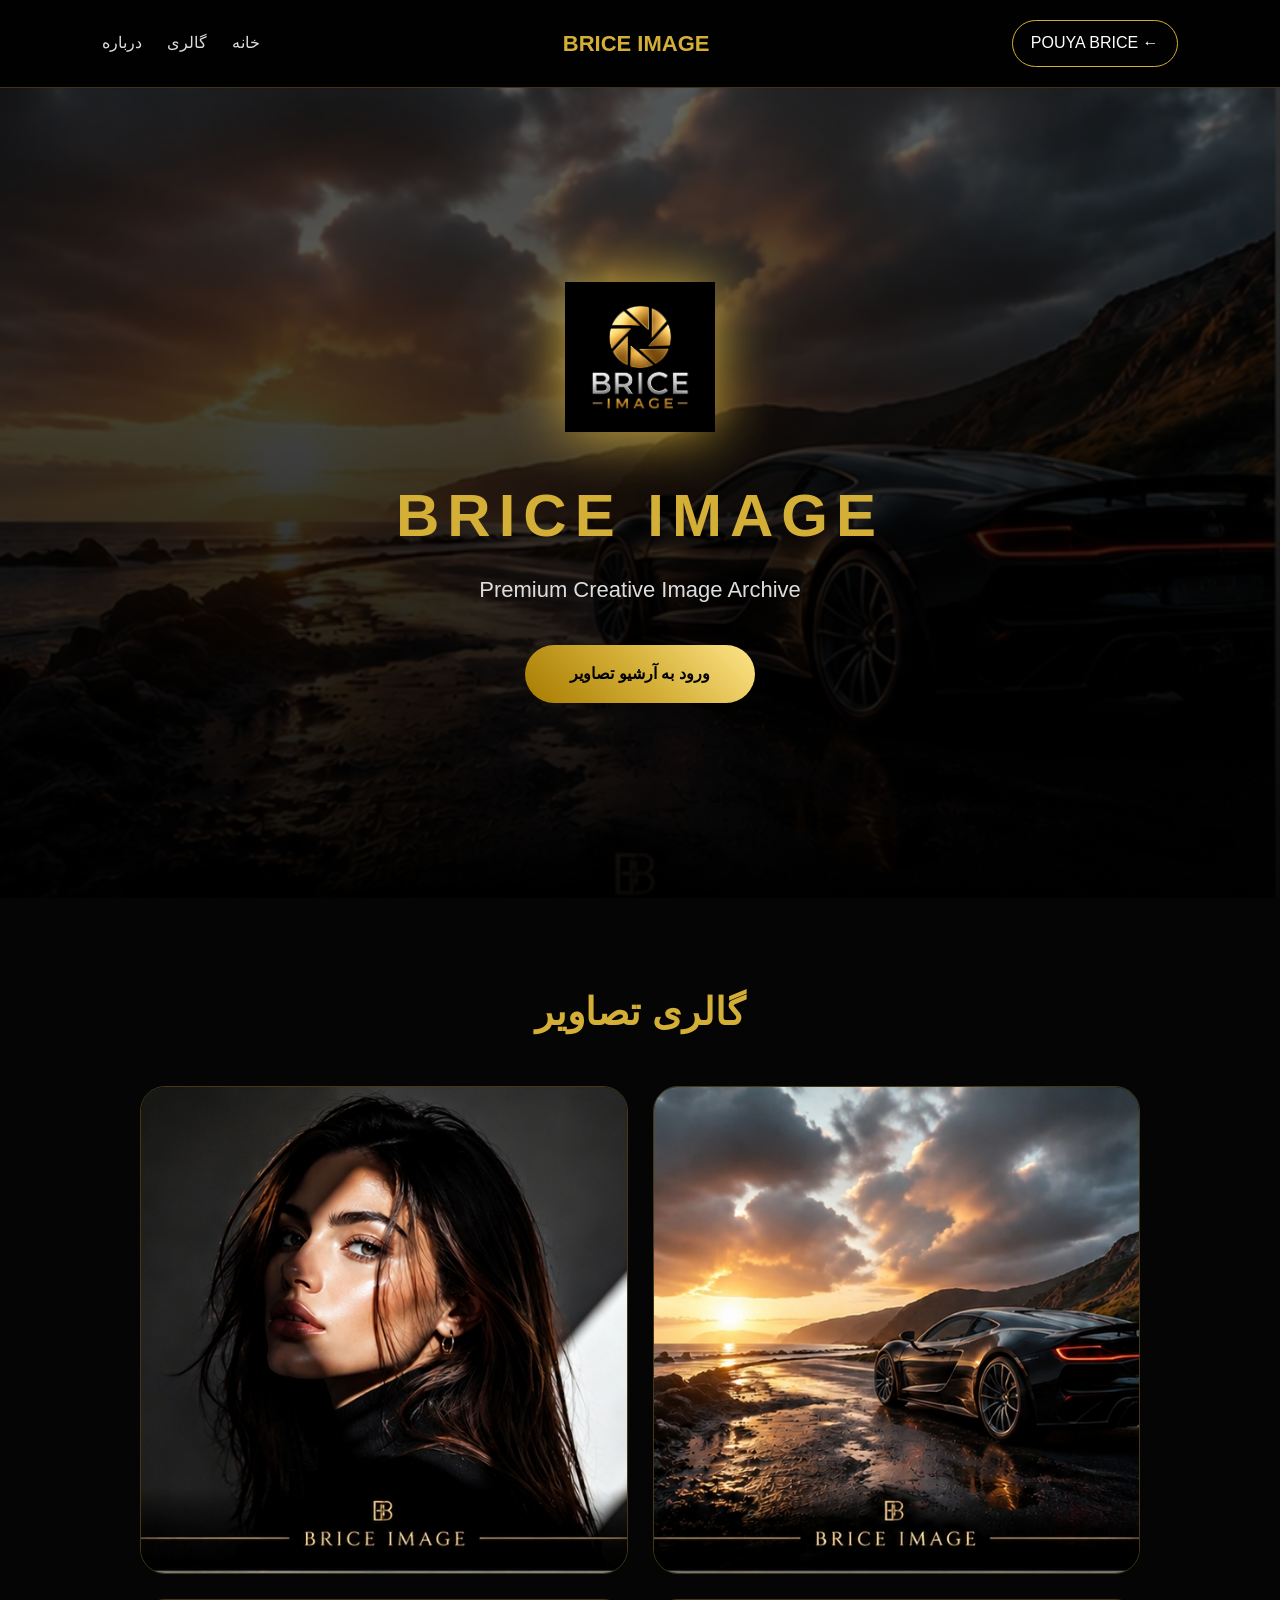
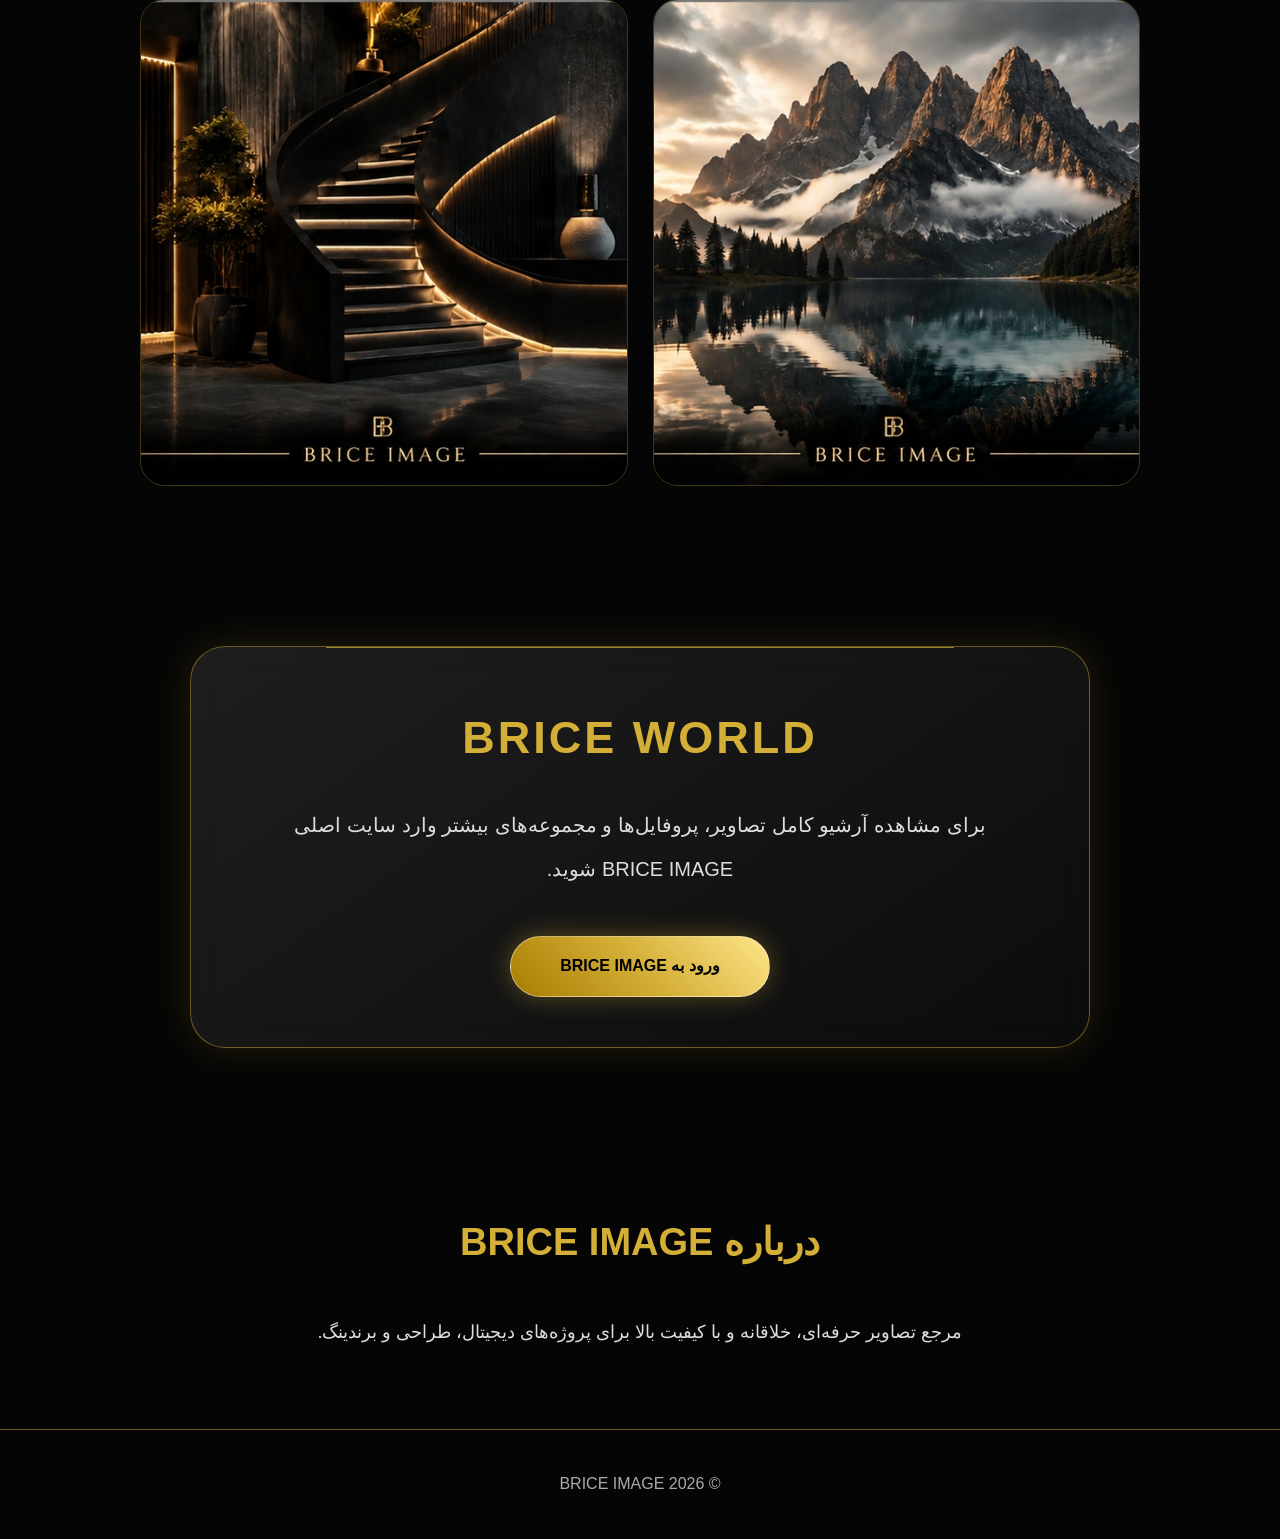
<file: brice-image/index.html>
<!DOCTYPE html>
<html lang="fa" dir="rtl">

<head>

<meta charset="UTF-8">

<meta name="viewport" content="width=device-width, initial-scale=1.0">

<title>BRICE IMAGE | Premium Image Archive</title>

<meta name="description" content="BRICE IMAGE - Premium creative image archive">

<link rel="stylesheet" href="style.css">

</head>


<body>


<nav class="navbar">

<a href="../index.html" class="back-home">
← POUYA BRICE
</a>


<a href="#" class="logo-text">
BRICE IMAGE
</a>


<ul>

<li><a href="#home">خانه</a></li>

<li><a href="#gallery">گالری</a></li>

<li><a href="#about">درباره</a></li>

</ul>

</nav>



<header class="hero" id="home">


<img 
src="Image/brice-image.png"
class="brand-logo"
alt="BRICE IMAGE">


<h1>
BRICE IMAGE
</h1>


<p>
Premium Creative Image Archive
</p>


<a href="#gallery" class="btn">
ورود به آرشیو تصاویر
</a>


</header>




<section id="gallery">


<h2>
گالری تصاویر
</h2>


<div class="gallery-grid">


<img src="Image/image1.jpg" alt="BRICE IMAGE">

<img src="Image/image2.jpg" alt="BRICE IMAGE">

<img src="Image/image3.jpg" alt="BRICE IMAGE">

<img src="Image/image4.jpg" alt="BRICE IMAGE">


</div>


</section>

<section class="main-link">

    <h2>
        BRICE WORLD
    </h2>


    <p>
        برای مشاهده آرشیو کامل تصاویر،
        پروفایل‌ها و مجموعه‌های بیشتر
        وارد سایت اصلی BRICE IMAGE شوید.
    </p>


    <a 
    href="https://briceworld.github.io/BRICE-IMAGE/"
    class="btn"
    target="_blank">

        ورود به BRICE IMAGE

    </a>


</section>



<section id="about">


<h2>
درباره BRICE IMAGE
</h2>


<p>

مرجع تصاویر حرفه‌ای، خلاقانه و با کیفیت بالا
برای پروژه‌های دیجیتال، طراحی و برندینگ.

</p>


</section>




<footer>

<p>
© 2026 BRICE IMAGE
</p>

</footer>



</body>

</html>
</file>
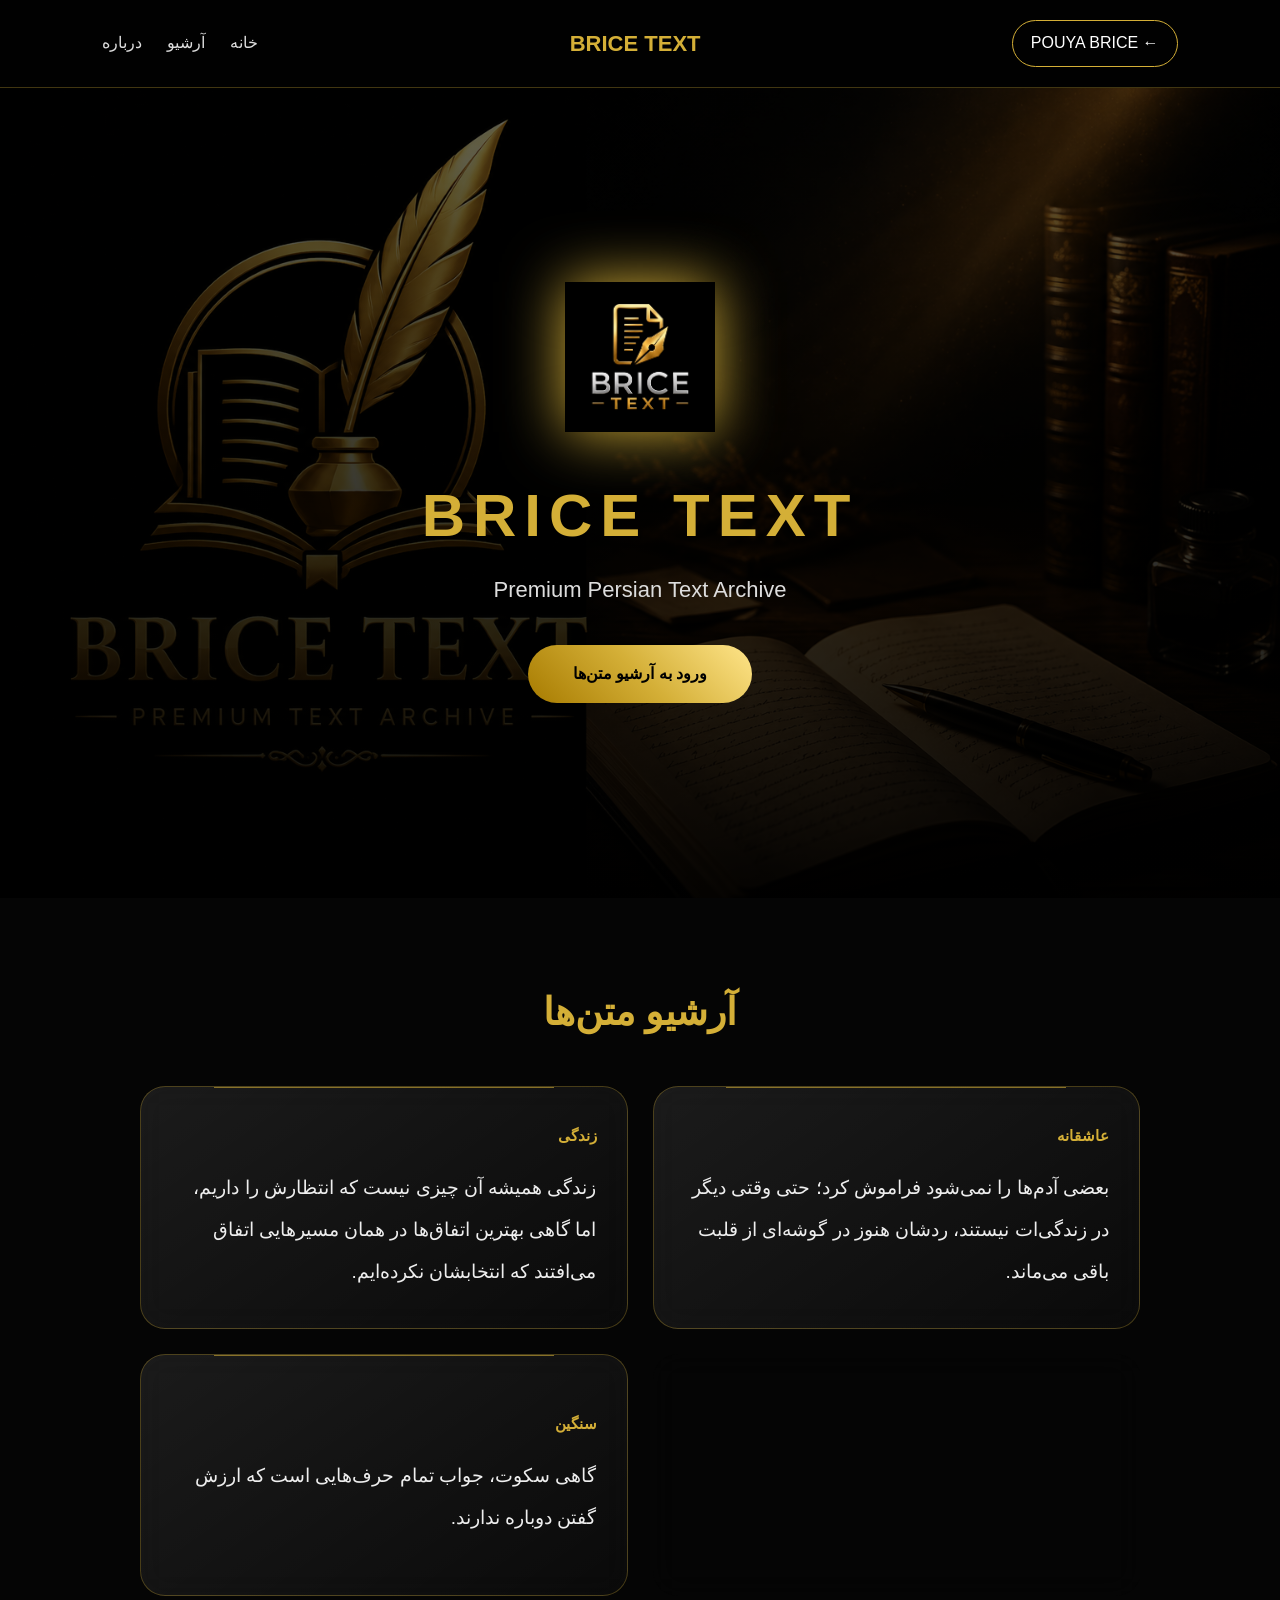
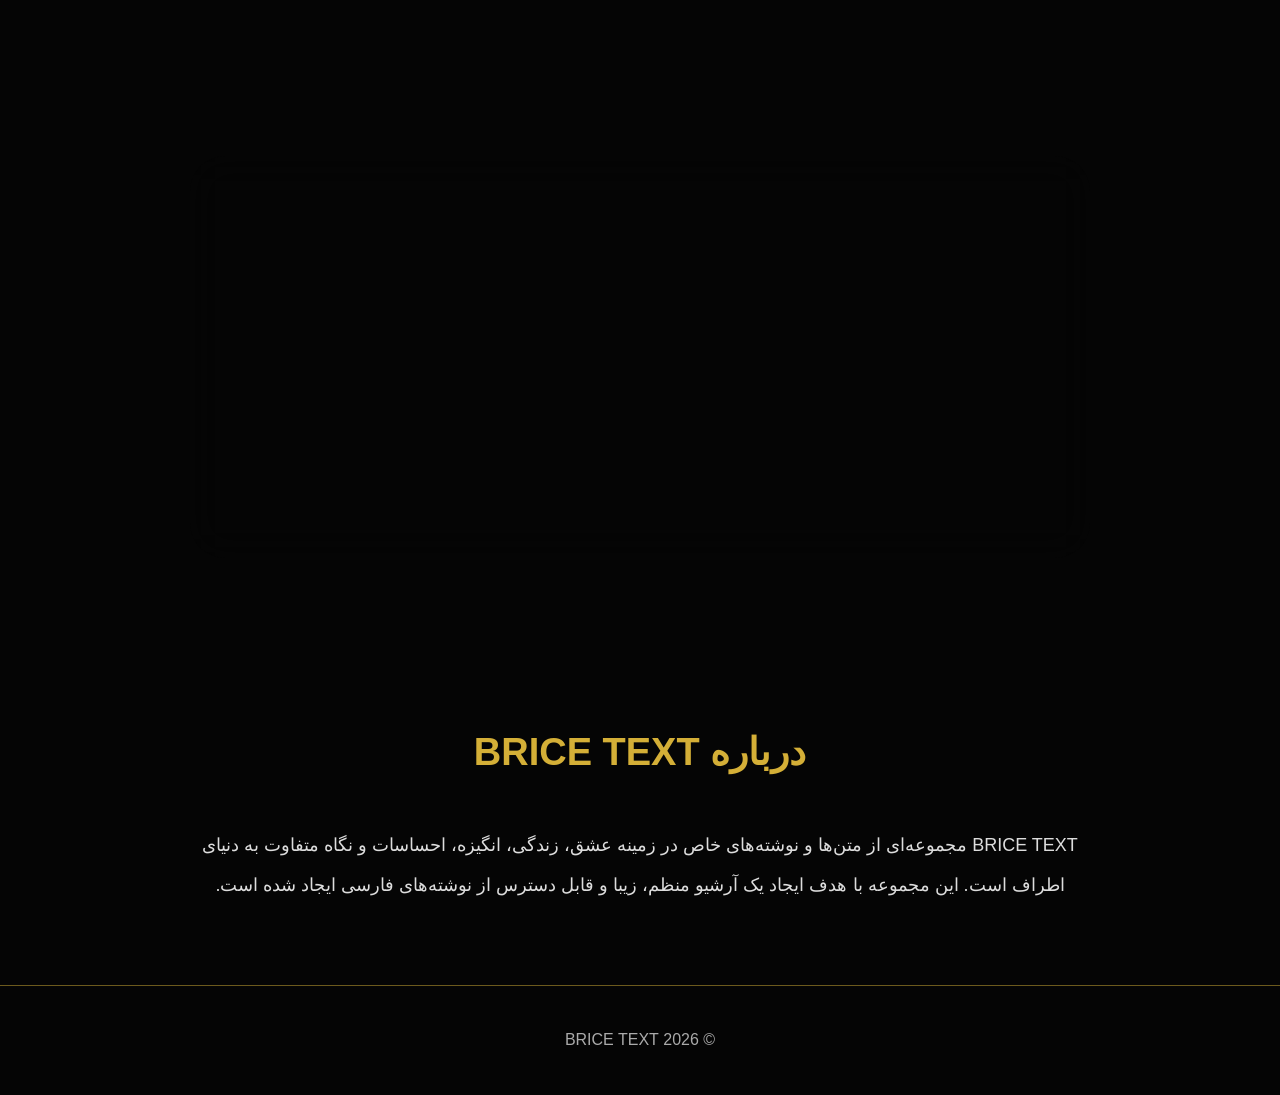
<file: brice-text/index.html>
<!DOCTYPE html>
<html lang="fa" dir="rtl">

<head>

<meta charset="UTF-8">

<meta name="viewport" content="width=device-width, initial-scale=1.0">

<title>BRICE TEXT | Premium Text Archive</title>

<meta name="description"
content="BRICE TEXT - Premium Persian text archive for love, life, motivation, sadness and special writings.">

<link rel="stylesheet" href="style.css">

</head>


<body>


<!-- NAVBAR -->

<nav class="navbar">

<a href="../index.html" class="back-home">
← POUYA BRICE
</a>


<a href="#" class="logo-text">
BRICE TEXT
</a>


<ul>

<li><a href="#home">خانه</a></li>

<li><a href="#archive">آرشیو</a></li>

<li><a href="#about">درباره</a></li>

</ul>

</nav>



<!-- HERO -->

<header class="hero" id="home">


<img
src="Image/brice-text.png"
class="brand-logo"
alt="BRICE TEXT">


<h1>
BRICE TEXT
</h1>


<p>
Premium Persian Text Archive
</p>


<a href="#archive" class="btn">
ورود به آرشیو متن‌ها
</a>


</header>




<!-- TEXT ARCHIVE -->

<section id="archive">


<h2>
آرشیو متن‌ها
</h2>


<div class="text-grid">


<article class="text-card">

<span class="text-category">
عاشقانه
</span>

<p>
بعضی آدم‌ها را نمی‌شود فراموش کرد؛
حتی وقتی دیگر در زندگی‌ات نیستند،
ردشان هنوز در گوشه‌ای از قلبت باقی می‌ماند.
</p>

</article>



<article class="text-card">

<span class="text-category">
زندگی
</span>

<p>
زندگی همیشه آن چیزی نیست که انتظارش را داریم،
اما گاهی بهترین اتفاق‌ها
در همان مسیرهایی اتفاق می‌افتند که انتخابشان نکرده‌ایم.
</p>

</article>



<article class="text-card">

<span class="text-category">
انگیزشی
</span>

<p>
اگر امروز سخت است،
به این معنی نیست که فردا هم همین‌طور خواهد بود.
ادامه بده؛
بعضی مسیرها فقط با قدم‌های کوچک ساخته می‌شوند.
</p>

</article>



<article class="text-card">

<span class="text-category">
سنگین
</span>

<p>
گاهی سکوت، جواب تمام حرف‌هایی است
که ارزش گفتن دوباره ندارند.
</p>

</article>


</div>


</section>




<!-- MAIN WEBSITE LINK -->

<section class="main-link">

<h2>
BRICE TEXT
</h2>


<p>
برای مشاهده آرشیو کامل متن‌ها،
دسته‌بندی‌ها و مجموعه‌های بیشتر
وارد سایت اصلی BRICE TEXT شوید.
</p>


<a
href="https://briceworld.github.io/BRICE_TEXT/"
class="btn"
target="_blank"
rel="noopener">

ورود به BRICE TEXT

</a>

</section>




<!-- ABOUT -->

<section id="about">


<h2>
درباره BRICE TEXT
</h2>


<p>

BRICE TEXT مجموعه‌ای از متن‌ها و نوشته‌های خاص
در زمینه عشق، زندگی، انگیزه، احساسات و نگاه متفاوت
به دنیای اطراف است.

این مجموعه با هدف ایجاد یک آرشیو منظم،
زیبا و قابل دسترس از نوشته‌های فارسی ایجاد شده است.

</p>


</section>




<!-- FOOTER -->

<footer>

<p>
© 2026 BRICE TEXT
</p>

</footer>



</body>

</html>
</file>
<file: brice-image/style.css>
*{
    margin:0;
    padding:0;
    box-sizing:border-box;
}


html{
    scroll-behavior:smooth;
}


body{

    background:#050505;

    color:white;

    font-family:Arial,sans-serif;

    line-height:1.8;

}



/* NAVBAR */

.navbar{

    width:100%;

    padding:20px 8%;

    display:flex;

    justify-content:space-between;

    align-items:center;

    background:rgba(0,0,0,.7);

    backdrop-filter:blur(15px);

    border-bottom:1px solid rgba(212,175,55,.3);

    position:sticky;

    top:0;

    z-index:10;

}


.logo-text{

    color:#d4af37;

    text-decoration:none;

    font-size:22px;

    font-weight:bold;

}



.back-home{

    color:white;

    text-decoration:none;

    border:1px solid #d4af37;

    padding:8px 18px;

    border-radius:30px;

    transition:.3s;

}



.back-home:hover{

    background:#d4af37;

    color:#000;

}



.navbar ul{

    display:flex;

    gap:25px;

    list-style:none;

}



.navbar a{

    text-decoration:none;

}



.navbar li a{

    color:#ddd;

}



/* HERO */


.hero{

    min-height:90vh;

    display:flex;

    flex-direction:column;

    justify-content:center;

    align-items:center;

    text-align:center;


    background:

    linear-gradient(
    rgba(0,0,0,.6),
    rgba(0,0,0,.95)
    ),
    url("Image/image1.jpg");


    background-size:cover;

    background-position:center;

}



.brand-logo{

    width:150px;

    height:150px;

    object-fit:contain;

    filter:drop-shadow(0 0 30px #d4af37);

    margin-bottom:30px;

}



.hero h1{

    color:#d4af37;

    font-size:60px;

    letter-spacing:8px;

}



.hero p{

    font-size:22px;

    color:#ddd;

}



/* BUTTON */


.btn{

    margin-top:35px;

    padding:15px 45px;

    border-radius:50px;

    background:

    linear-gradient(
    45deg,
    #a77b00,
    #d4af37,
    #ffe58a
    );

    color:#000;

    text-decoration:none;

    font-weight:bold;

    transition:.4s;

}



.btn:hover{

    transform:scale(1.08);

    box-shadow:0 0 35px #d4af37;

}




/* SECTIONS */


section{

    padding:80px 8%;

}



h2{

    text-align:center;

    color:#d4af37;

    font-size:38px;

    margin-bottom:40px;

}




/* GALLERY */


.gallery-grid{

    display:grid;

    grid-template-columns:repeat(2,1fr);

    gap:25px;

    max-width:1000px;

    margin:auto;

}



.gallery-grid img{

    width:100%;

    aspect-ratio:1/1;

    object-fit:cover;

    border-radius:25px;

    border:1px solid rgba(212,175,55,.3);

    transition:.4s;

}



.gallery-grid img:hover{

    transform:scale(1.04);

    border-color:#d4af37;

    box-shadow:

    0 0 35px rgba(212,175,55,.5);

}



/* ABOUT */


#about p{

    max-width:900px;

    margin:auto;

    text-align:center;

    color:#ddd;

    font-size:18px;

}




/* FOOTER */


footer{

    text-align:center;

    padding:40px;

    border-top:1px solid rgba(212,175,55,.5);

    color:#aaa;

}




/* MOBILE */


@media(max-width:700px){


.navbar{

    flex-direction:column;

    gap:15px;

}


.navbar ul{

    gap:15px;

}



.hero h1{

    font-size:35px;

    letter-spacing:4px;

}



.hero p{

    font-size:16px;

}



.brand-logo{

    width:110px;

    height:110px;

}



.gallery-grid{

    grid-template-columns:repeat(2,1fr);

    gap:12px;

}


}


/* MAIN WEBSITE LINK GLASS */

.main-link{

    max-width:900px;

    margin:80px auto;

    padding:50px 35px;

    text-align:center;


    background:

    linear-gradient(
    145deg,
    rgba(255,255,255,.10),
    rgba(255,255,255,.03)
    );


    backdrop-filter:blur(20px);


    border:1px solid rgba(212,175,55,.45);


    border-radius:35px;


    box-shadow:

    0 0 40px rgba(212,175,55,.15);


    position:relative;

    overflow:hidden;

}



/* خط نور بالای کارت */

.main-link::before{

    content:"";

    position:absolute;

    top:0;

    left:15%;

    width:70%;

    height:1px;

    background:#d4af37;

    opacity:.7;

}




.main-link h2{

    margin-bottom:25px;

    font-size:45px;

    color:#d4af37;

    letter-spacing:3px;

}




.main-link p{

    max-width:700px;

    margin:0 auto 35px;


    line-height:2.2;


    color:#ddd;


    font-size:20px;

}




.main-link .btn{

    display:inline-block;


    min-width:260px;


    margin-top:10px;


    border:1px solid rgba(255,255,255,.4);


    box-shadow:

    0 0 25px rgba(212,175,55,.35);

}




.main-link .btn:hover{

    box-shadow:

    0 0 45px rgba(212,175,55,.7);

}





@media(max-width:700px){


.main-link{

    margin:50px 15px;

    padding:35px 20px;

}



.main-link h2{

    font-size:32px;

}



.main-link p{

    font-size:16px;

}



.main-link .btn{

    min-width:220px;

}


}
</file>
<file: brice-text/style.css>
*{
    margin:0;
    padding:0;
    box-sizing:border-box;
}


html{
    scroll-behavior:smooth;
}


body{

    background:#050505;

    color:white;

    font-family:Arial,sans-serif;

    line-height:1.8;

}



/* NAVBAR */

.navbar{

    width:100%;

    padding:20px 8%;

    display:flex;

    justify-content:space-between;

    align-items:center;

    background:rgba(0,0,0,.7);

    backdrop-filter:blur(15px);

    border-bottom:1px solid rgba(212,175,55,.3);

    position:sticky;

    top:0;

    z-index:10;

}


.logo-text{

    color:#d4af37;

    text-decoration:none;

    font-size:22px;

    font-weight:bold;

}


.back-home{

    color:white;

    text-decoration:none;

    border:1px solid #d4af37;

    padding:8px 18px;

    border-radius:30px;

    transition:.3s;

}


.back-home:hover{

    background:#d4af37;

    color:#000;

}


.navbar ul{

    display:flex;

    gap:25px;

    list-style:none;

}


.navbar a{

    text-decoration:none;

}


.navbar li a{

    color:#ddd;

}



/* HERO */

.hero{

    min-height:90vh;

    display:flex;

    flex-direction:column;

    justify-content:center;

    align-items:center;

    text-align:center;

    background:

    linear-gradient(
    rgba(0,0,0,.6),
    rgba(0,0,0,.95)
    ),

    url("Image/text-bg.jpg");

    background-size:cover;

    background-position:center;

}


.brand-logo{

    width:150px;

    height:150px;

    object-fit:contain;

    filter:drop-shadow(0 0 30px #d4af37);

    margin-bottom:30px;

}


.hero h1{

    color:#d4af37;

    font-size:60px;

    letter-spacing:8px;

}


.hero p{

    font-size:22px;

    color:#ddd;

}



/* BUTTON */

.btn{

    margin-top:35px;

    padding:15px 45px;

    border-radius:50px;

    background:

    linear-gradient(
    45deg,
    #a77b00,
    #d4af37,
    #ffe58a
    );

    color:#000;

    text-decoration:none;

    font-weight:bold;

    transition:.4s;

}


.btn:hover{

    transform:scale(1.08);

    box-shadow:0 0 35px #d4af37;

}



/* SECTIONS */

section{

    padding:80px 8%;

}


h2{

    text-align:center;

    color:#d4af37;

    font-size:38px;

    margin-bottom:40px;

}



/* TEXT ARCHIVE */

.text-grid{

    display:grid;

    grid-template-columns:repeat(2,1fr);

    gap:25px;

    max-width:1000px;

    margin:auto;

}


.text-card{

    position:relative;

    padding:35px 30px;

    min-height:220px;

    display:flex;

    flex-direction:column;

    justify-content:center;

    background:

    linear-gradient(
    145deg,
    rgba(255,255,255,.09),
    rgba(255,255,255,.025)
    );

    backdrop-filter:blur(15px);

    border:1px solid rgba(212,175,55,.3);

    border-radius:25px;

    transition:.4s;

    overflow:hidden;

}


.text-card::before{

    content:"";

    position:absolute;

    top:0;

    left:15%;

    width:70%;

    height:1px;

    background:#d4af37;

    opacity:.6;

}


.text-card:hover{

    transform:translateY(-8px);

    border-color:#d4af37;

    box-shadow:

    0 0 35px rgba(212,175,55,.35);

}


.text-category{

    color:#d4af37;

    font-size:15px;

    font-weight:bold;

    margin-bottom:18px;

}


.text-card p{

    color:#eee;

    font-size:19px;

    line-height:2.2;

}



/* MAIN WEBSITE LINK */

.main-link{

    max-width:900px;

    margin:80px auto;

    padding:50px 35px;

    text-align:center;

    background:

    linear-gradient(
    145deg,
    rgba(255,255,255,.10),
    rgba(255,255,255,.03)
    );

    backdrop-filter:blur(20px);

    border:1px solid rgba(212,175,55,.45);

    border-radius:35px;

    box-shadow:

    0 0 40px rgba(212,175,55,.15);

    position:relative;

    overflow:hidden;

}


.main-link::before{

    content:"";

    position:absolute;

    top:0;

    left:15%;

    width:70%;

    height:1px;

    background:#d4af37;

    opacity:.7;

}


.main-link h2{

    margin-bottom:25px;

    font-size:45px;

    color:#d4af37;

    letter-spacing:3px;

}


.main-link p{

    max-width:700px;

    margin:0 auto 35px;

    line-height:2.2;

    color:#ddd;

    font-size:20px;

}


.main-link .btn{

    display:inline-block;

    min-width:260px;

    margin-top:10px;

    border:1px solid rgba(255,255,255,.4);

    box-shadow:

    0 0 25px rgba(212,175,55,.35);

}


.main-link .btn:hover{

    box-shadow:

    0 0 45px rgba(212,175,55,.7);

}



/* ABOUT */

#about p{

    max-width:900px;

    margin:auto;

    text-align:center;

    color:#ddd;

    font-size:18px;

    line-height:2.2;

}



/* FOOTER */

footer{

    text-align:center;

    padding:40px;

    border-top:1px solid rgba(212,175,55,.5);

    color:#aaa;

}



/* MOBILE */

@media(max-width:700px){

    .navbar{

        flex-direction:column;

        gap:15px;

    }


    .navbar ul{

        gap:15px;

    }


    .hero h1{

        font-size:35px;

        letter-spacing:4px;

    }


    .hero p{

        font-size:16px;

    }


    .brand-logo{

        width:110px;

        height:110px;

    }


    .text-grid{

        grid-template-columns:1fr;

        gap:15px;

    }


    .text-card{

        min-height:200px;

        padding:30px 22px;

    }


    .text-card p{

        font-size:17px;

    }


    .main-link{

        margin:50px 15px;

        padding:35px 20px;

    }


    .main-link h2{

        font-size:32px;

    }


    .main-link p{

        font-size:16px;

    }


    .main-link .btn{

        min-width:220px;

    }

}
</file>
